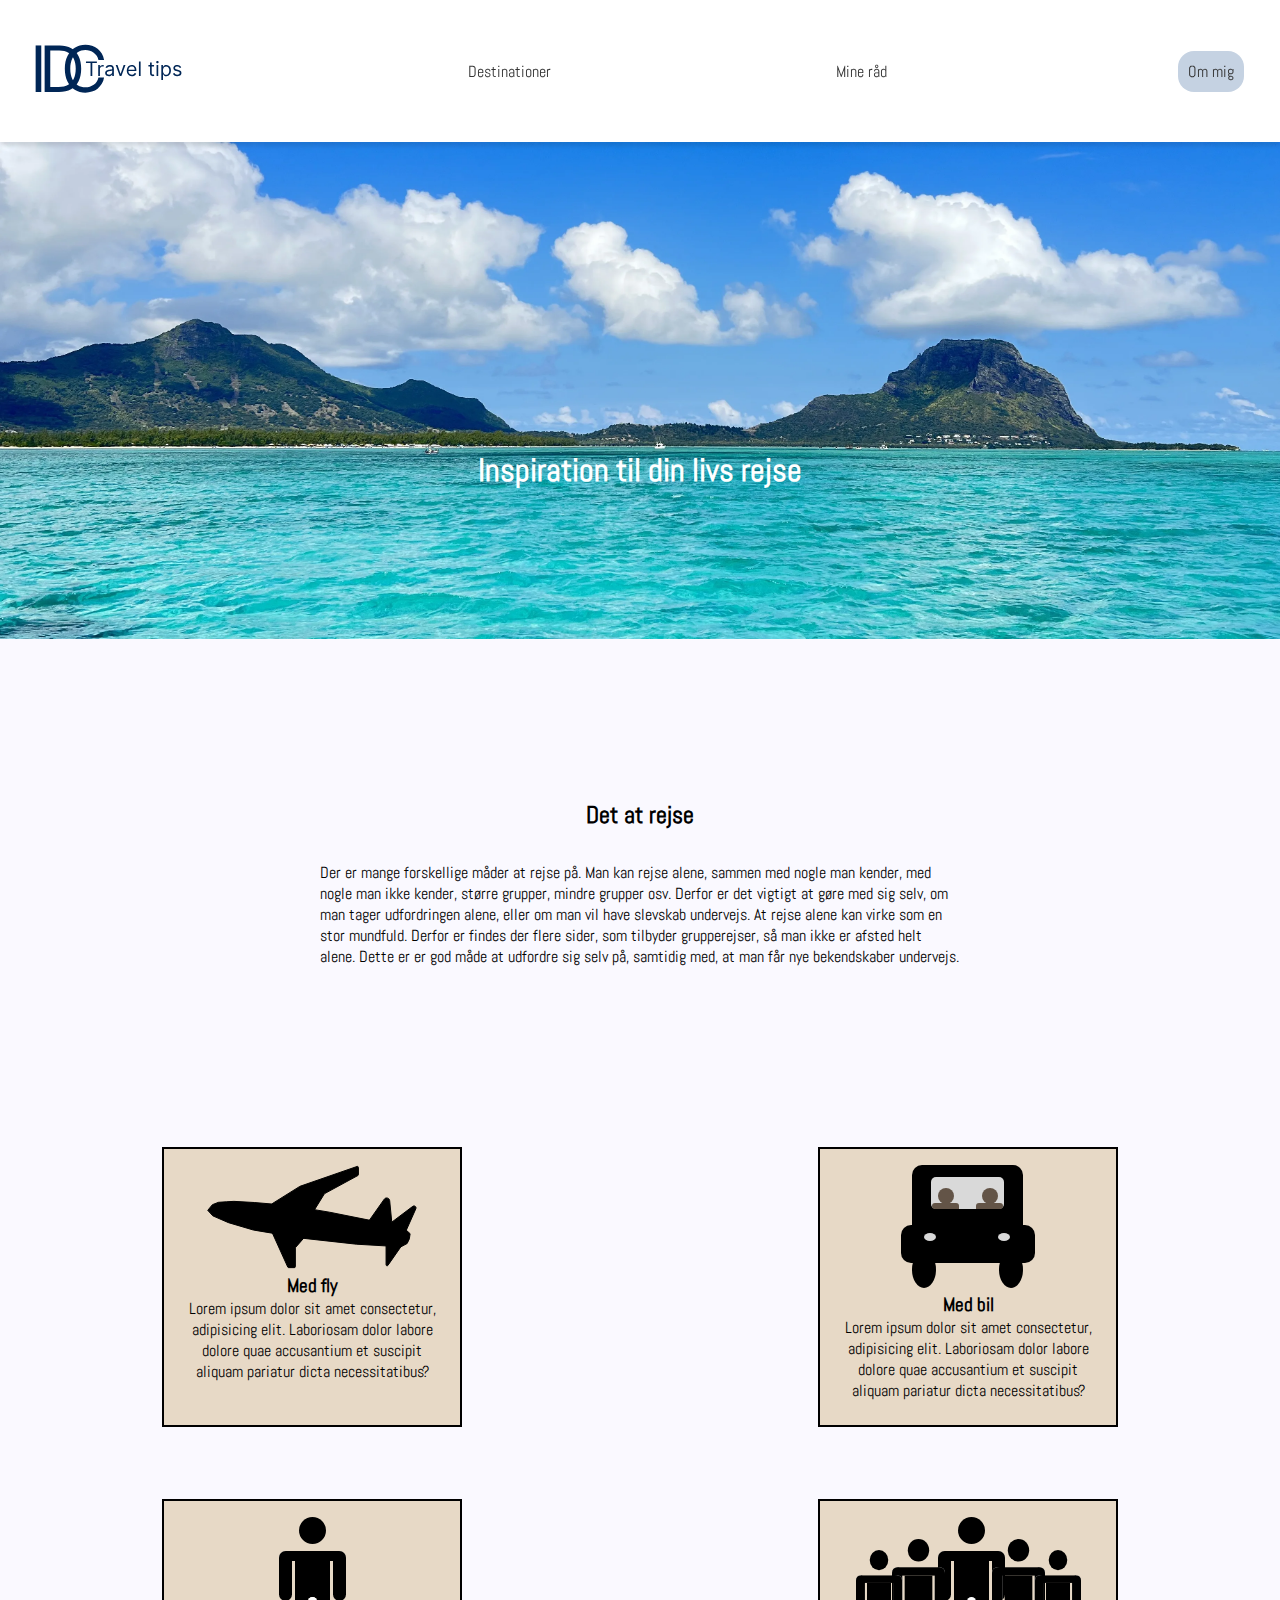
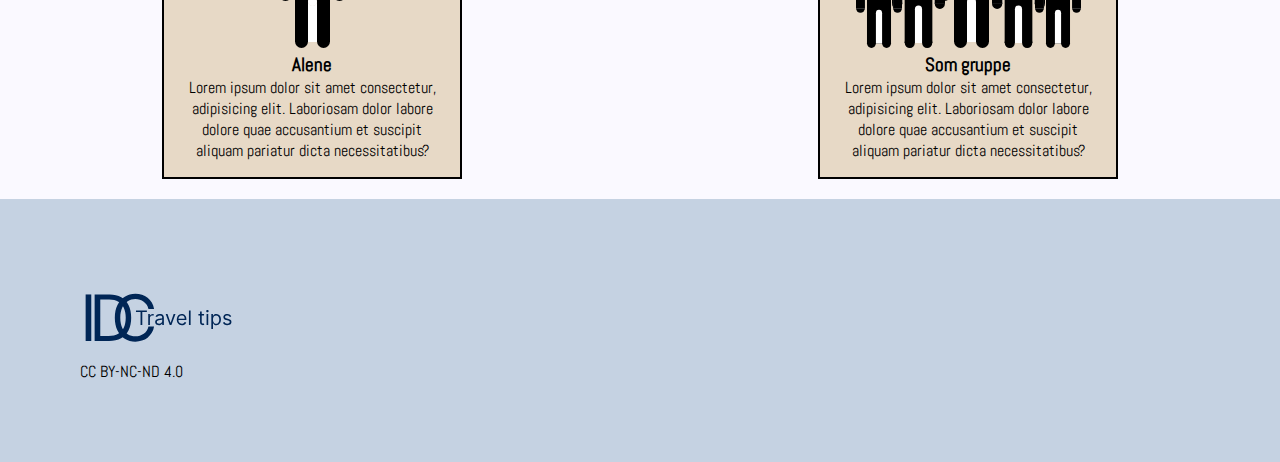
<file: index.html>
<!DOCTYPE html>
<html lang="da">
  <head>
    <meta charset="UTF-8" />
    <meta name="viewport" content="width=device-width, initial-scale=1.0" />
    <title>Inspiration til din livs rejse</title>
    <meta name="robots" content="noindex" />
    <link rel="stylesheet" href="css/generel.css" />
    <link rel="stylesheet" href="css/layout.css" />
    <link rel="stylesheet" href="css/style.css" />
    <link rel="preconnect" href="https://fonts.googleapis.com" />
    <link rel="preconnect" href="https://fonts.gstatic.com" crossorigin />
    <link
      href="https://fonts.googleapis.com/css2?family=Abel&display=swap"
      rel="stylesheet"
    />
    <link rel="icon" type="image/svg+xml" href="images/favicon.svg" />
  </head>
  <body>
    <header class="border">
      <!-- <div class="Logo">
        <a href="index.html">
          <img src="images/Logo.svg" alt="Logo hvor der står IDC Travel tips" />
        </a>
      </div> -->
      <nav>
        <ol class="grid-1-1-1-1 menu">
          <li>
            <a href="index.html">
              <img
                src="images/Logo.svg"
                alt="Logo hvor der står IDC Travel tips"
              />
            </a>
          </li>
          <li><a href="destinationer.html">Destinationer</a></li>
          <li><a href="råd.html">Mine råd</a></li>
          <li class="knap"><a href="om.html">Om mig</a></li>
        </ol>
        <button class="burger">
          <span class="line"></span>
          <span class="line"></span>
          <span class="line"></span>
        </button>
      </nav>
    </header>
    <main>
      <section>
        <div class="billede-container">
          <img src="images/mauritius.webp" alt="" />
          <h1 class="grid_1">Inspiration til din livs rejse</h1>
        </div>
      </section>
      <section>
        <div class="forsideh2">
          <h2 class="grid_1">Det at rejse</h2>
          <p class="text">
            Der er mange forskellige måder at rejse på. Man kan rejse alene,
            sammen med nogle man kender, med nogle man ikke kender, større
            grupper, mindre grupper osv. Derfor er det vigtigt at gøre med sig
            selv, om man tager udfordringen alene, eller om man vil have
            slevskab undervejs. At rejse alene kan virke som en stor mundfuld.
            Derfor er findes der flere sider, som tilbyder grupperejser, så man
            ikke er afsted helt alene. Dette er er god måde at udfordre sig selv
            på, samtidig med, at man får nye bekendskaber undervejs.
          </p>
        </div>
      </section>
      <section>
        <div class="grid_1-1">
          <div class="card">
            <img src="images/Fly.svg" alt="Fly illustartion" />
            <h3>Med fly</h3>
            <p>
              Lorem ipsum dolor sit amet consectetur, adipisicing elit.
              Laboriosam dolor labore dolore quae accusantium et suscipit
              aliquam pariatur dicta necessitatibus?
            </p>
          </div>
          <div class="card">
            <img src="images/Bil.svg" alt="Bil illustartion" />
            <h3>Med bil</h3>
            <p>
              Lorem ipsum dolor sit amet consectetur, adipisicing elit.
              Laboriosam dolor labore dolore quae accusantium et suscipit
              aliquam pariatur dicta necessitatibus?
            </p>
          </div>
          <div class="card">
            <img src="images/person2.svg" alt="Person illustartion" />
            <h3>Alene</h3>
            <p>
              Lorem ipsum dolor sit amet consectetur, adipisicing elit.
              Laboriosam dolor labore dolore quae accusantium et suscipit
              aliquam pariatur dicta necessitatibus?
            </p>
          </div>
          <div class="card">
            <img
              src="images/gruppe2.svg"
              alt="Gruppe af personer illustartion"
            />
            <h3>Som gruppe</h3>
            <p>
              Lorem ipsum dolor sit amet consectetur, adipisicing elit.
              Laboriosam dolor labore dolore quae accusantium et suscipit
              aliquam pariatur dicta necessitatibus?
            </p>
          </div>
        </div>
      </section>
    </main>
    <footer>
      <img src="images/Logo.svg" alt="" />
      <p>CC BY-NC-ND 4.0</p>
    </footer>
    <script src="js/menu.js"></script>
  </body>
</html>
</file>
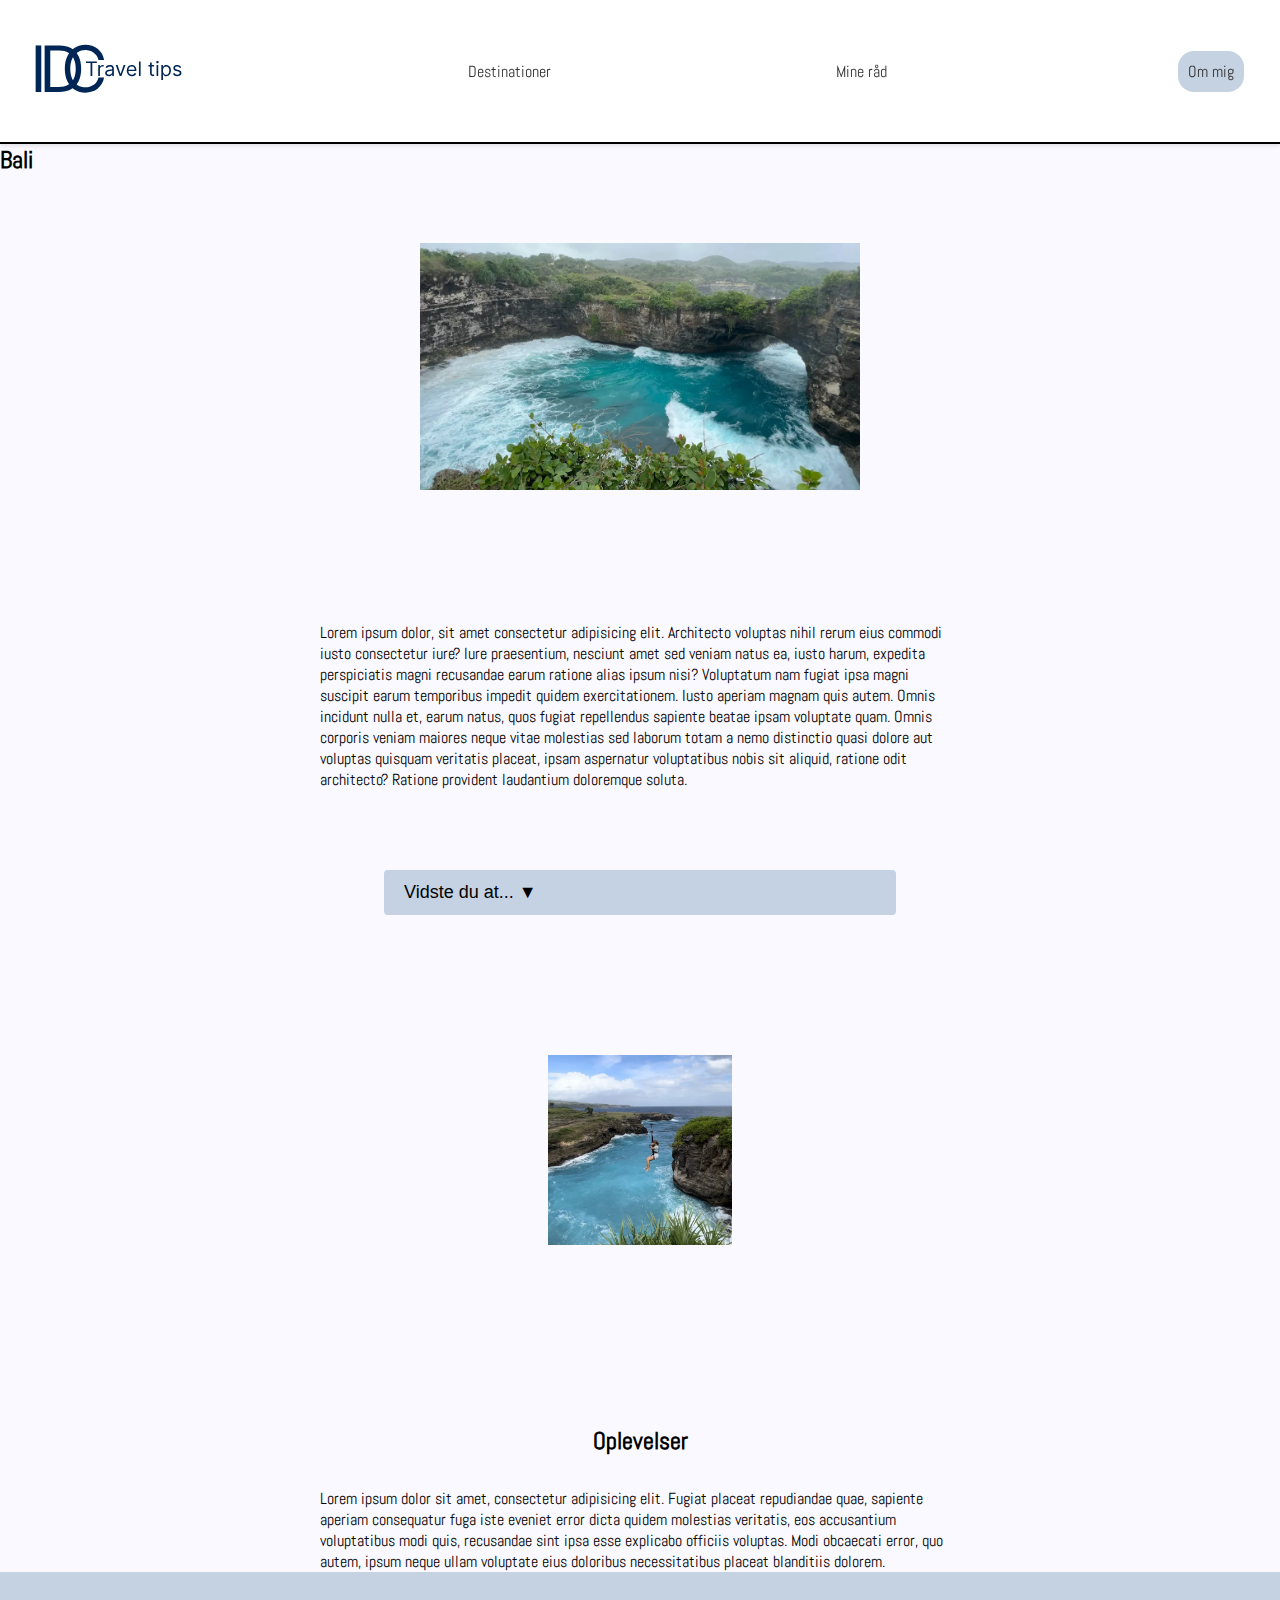
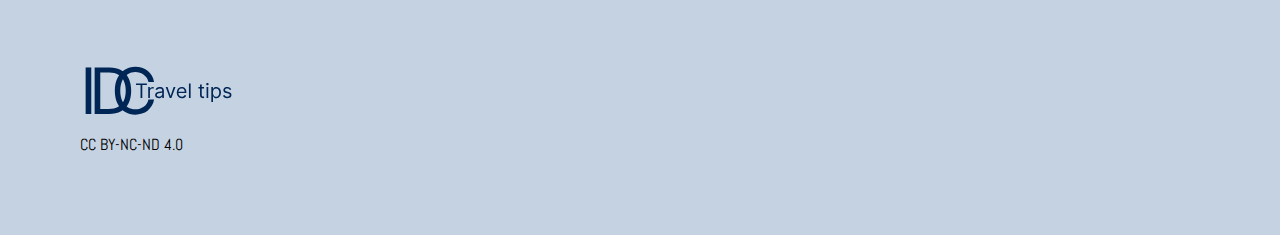
<file: bali.html>
<!DOCTYPE html>
<html lang="da">
  <head>
    <meta charset="UTF-8" />
    <meta name="viewport" content="width=device-width, initial-scale=1.0" />
    <title>Bali</title>
    <meta name="robots" content="noindex" />
    <link rel="stylesheet" href="css/generel.css" />
    <link rel="stylesheet" href="css/layout.css" />
    <link rel="stylesheet" href="css/style.css" />
    <link rel="preconnect" href="https://fonts.googleapis.com" />
    <link rel="preconnect" href="https://fonts.gstatic.com" crossorigin />
    <link
      href="https://fonts.googleapis.com/css2?family=Abel&display=swap"
      rel="stylesheet"
    />
    <link rel="icon" type="image/svg+xml" href="images/favicon.svg" />
  </head>
  <body>
    <div class="linje">
      <header class="border">
        <!-- <div class="Logo">
        <a href="index.html">
          <img src="images/Logo.svg" alt="Logo hvor der står IDC Travel tips" />
        </a>
      </div> -->
        <nav>
          <ol class="grid-1-1-1-1 menu">
            <li>
              <a href="index.html">
                <img
                  src="images/Logo.svg"
                  alt="Logo hvor der står IDC Travel tips"
                />
              </a>
            </li>
            <li><a href="destinationer.html">Destinationer</a></li>
            <li><a href="råd.html">Mine råd</a></li>
            <li class="knap"><a href="om.html">Om mig</a></li>
          </ol>
          <button class="burger">
            <span class="line"></span>
            <span class="line"></span>
            <span class="line"></span>
          </button>
        </nav>
      </header>
    </div>

    <main>
      <h2 class="grid_11">Bali</h2>
      <div class="billede">
        <img src="images/vandhul.webp" alt="Broken beach på Bali" />
      </div>

      <p class="text">
        Lorem ipsum dolor, sit amet consectetur adipisicing elit. Architecto
        voluptas nihil rerum eius commodi iusto consectetur iure? Iure
        praesentium, nesciunt amet sed veniam natus ea, iusto harum, expedita
        perspiciatis magni recusandae earum ratione alias ipsum nisi? Voluptatum
        nam fugiat ipsa magni suscipit earum temporibus impedit quidem
        exercitationem. Iusto aperiam magnam quis autem. Omnis incidunt nulla
        et, earum natus, quos fugiat repellendus sapiente beatae ipsam voluptate
        quam. Omnis corporis veniam maiores neque vitae molestias sed laborum
        totam a nemo distinctio quasi dolore aut voluptas quisquam veritatis
        placeat, ipsam aspernatur voluptatibus nobis sit aliquid, ratione odit
        architecto? Ratione provident laudantium doloremque soluta.
      </p>

      <div class="grid_1">
        <div class="dropdown">
          <input type="checkbox" id="toggle" />
          <label for="toggle" class="dropbtn">Vidste du at... ▼</label>
          <div class="dropdown-content">
            <p>- Lorem ipsum dolor sit amet.</p>
            <p>- Lorem, ipsum dolor.</p>
            <p>- Lorem ipsum dolor sit amet consectetur adipisicing.</p>
            <p>- Lorem ipsum dolor sit amet consectetur.</p>
            <p>- Lorem, ipsum.</p>
          </div>
        </div>
      </div>

      <div class="billede2">
        <img src="images/zipline.webp" alt="zipline over hav" />
      </div>
      <div class="grid_1">
        <h2>Oplevelser</h2>
      </div>
      <div class="text">
        <p>
          Lorem ipsum dolor sit amet, consectetur adipisicing elit. Fugiat
          placeat repudiandae quae, sapiente aperiam consequatur fuga iste
          eveniet error dicta quidem molestias veritatis, eos accusantium
          voluptatibus modi quis, recusandae sint ipsa esse explicabo officiis
          voluptas. Modi obcaecati error, quo autem, ipsum neque ullam voluptate
          eius doloribus necessitatibus placeat blanditiis dolorem.
        </p>
      </div>
    </main>
    <footer>
      <a href="index.html">
        <img src="images/Logo.svg" alt="" />
      </a>
      <p>CC BY-NC-ND 4.0</p>
    </footer>
    <script src="js/menu.js"></script>
  </body>
</html>
</file>
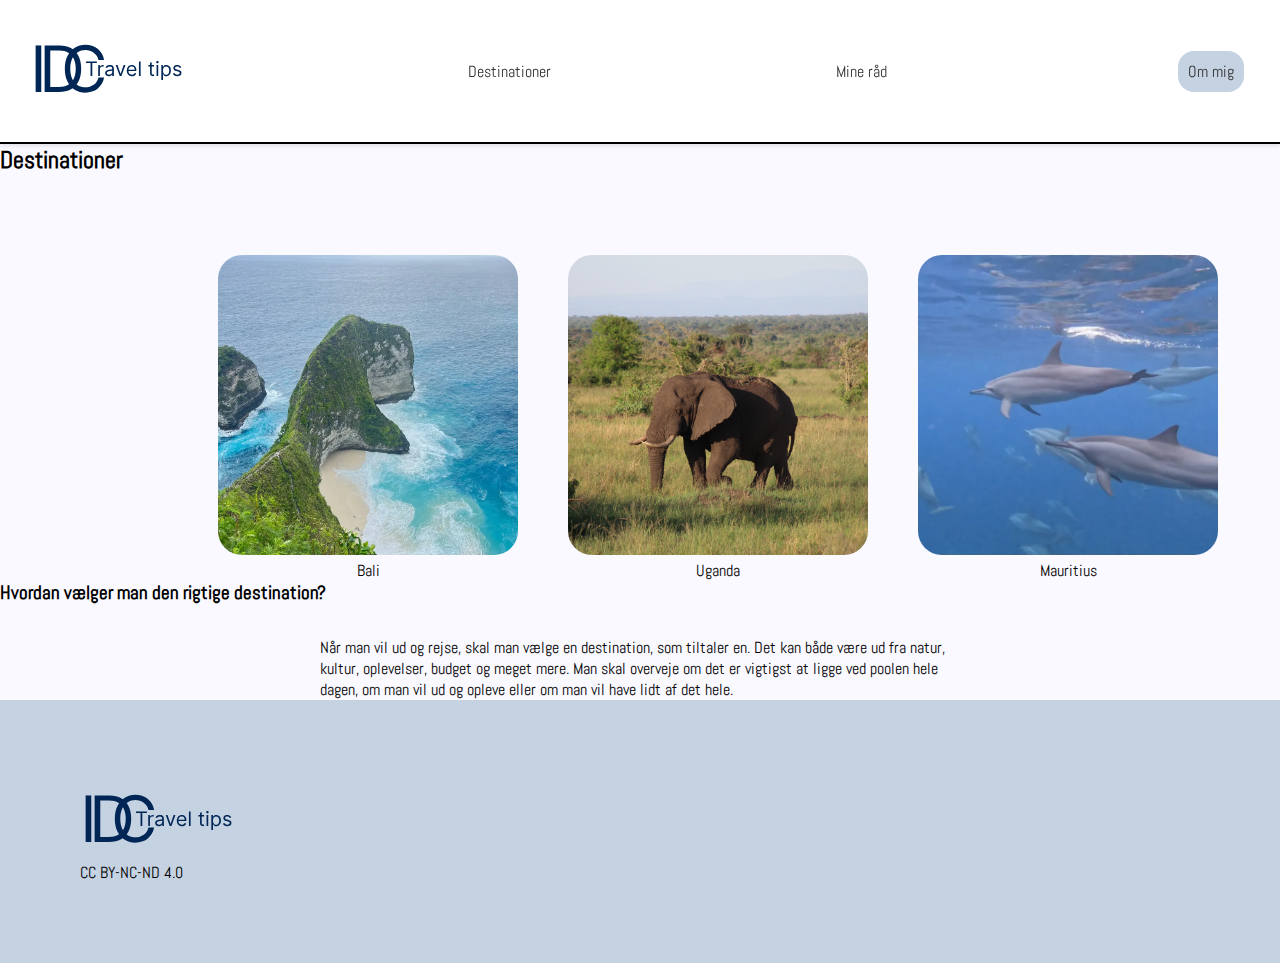
<file: destinationer.html>
<!DOCTYPE html>
<html lang="da">
  <head>
    <meta charset="UTF-8" />
    <meta name="viewport" content="width=device-width, initial-scale=1.0" />
    <title>Destinationer</title>
    <meta name="robots" content="noindex" />
    <link rel="stylesheet" href="css/generel.css" />
    <link rel="stylesheet" href="css/layout.css" />
    <link rel="stylesheet" href="css/style.css" />
    <link rel="preconnect" href="https://fonts.googleapis.com" />
    <link rel="preconnect" href="https://fonts.gstatic.com" crossorigin />
    <link
      href="https://fonts.googleapis.com/css2?family=Abel&display=swap"
      rel="stylesheet"
    />
    <link rel="icon" type="image/svg+xml" href="images/favicon.svg" />
  </head>
  <body>
    <div class="linje">
      <header class="border">
        <!-- <div class="Logo">
        <a href="index.html">
          <img src="images/Logo.svg" alt="Logo hvor der står IDC Travel tips" />
        </a>
      </div> -->
        <nav>
          <ol class="grid-1-1-1-1 menu">
            <li>
              <a href="index.html">
                <img
                  src="images/Logo.svg"
                  alt="Logo hvor der står IDC Travel tips"
                />
              </a>
            </li>
            <li><a href="destinationer.html">Destinationer</a></li>
            <li><a href="råd.html">Mine råd</a></li>
            <li class="knap"><a href="om.html">Om mig</a></li>
          </ol>
          <button class="burger">
            <span class="line"></span>
            <span class="line"></span>
            <span class="line"></span>
          </button>
        </nav>
      </header>
    </div>
    <main>
      <section>
        <h2 class="grid_1_1">Destinationer</h2>

        <div class="grid-1-1-1">
          <div>
            <a href="bali.html">
              <img src="images/trex.webp" alt="Kelingking beach på Bali" />
            </a>
            <p class="center">Bali</p>
          </div>
          <div>
            <a href="uganda.html">
              <img src="images/elefant.webp" alt="En elefant på savannen" />
            </a>
            <p class="center">Uganda</p>
          </div>
          <div>
            <a href="mauritius.html">
              <img
                src="images/delfiner.webp"
                alt="Gruppe delfiner der svømmer"
              />
            </a>
            <p class="center">Mauritius</p>
          </div>
        </div>

        <h3 class="grid_11">Hvordan vælger man den rigtige destination?</h3>
        <p class="text">
          Når man vil ud og rejse, skal man vælge en destination, som tiltaler
          en. Det kan både være ud fra natur, kultur, oplevelser, budget og
          meget mere. Man skal overveje om det er vigtigst at ligge ved poolen
          hele dagen, om man vil ud og opleve eller om man vil have lidt af det
          hele.
        </p>
      </section>
    </main>
    <footer>
      <a href="index.html">
        <img src="images/Logo.svg" alt="" />
      </a>
      <p>CC BY-NC-ND 4.0</p>
    </footer>
    <script src="js/menu.js"></script>
  </body>
</html>
</file>
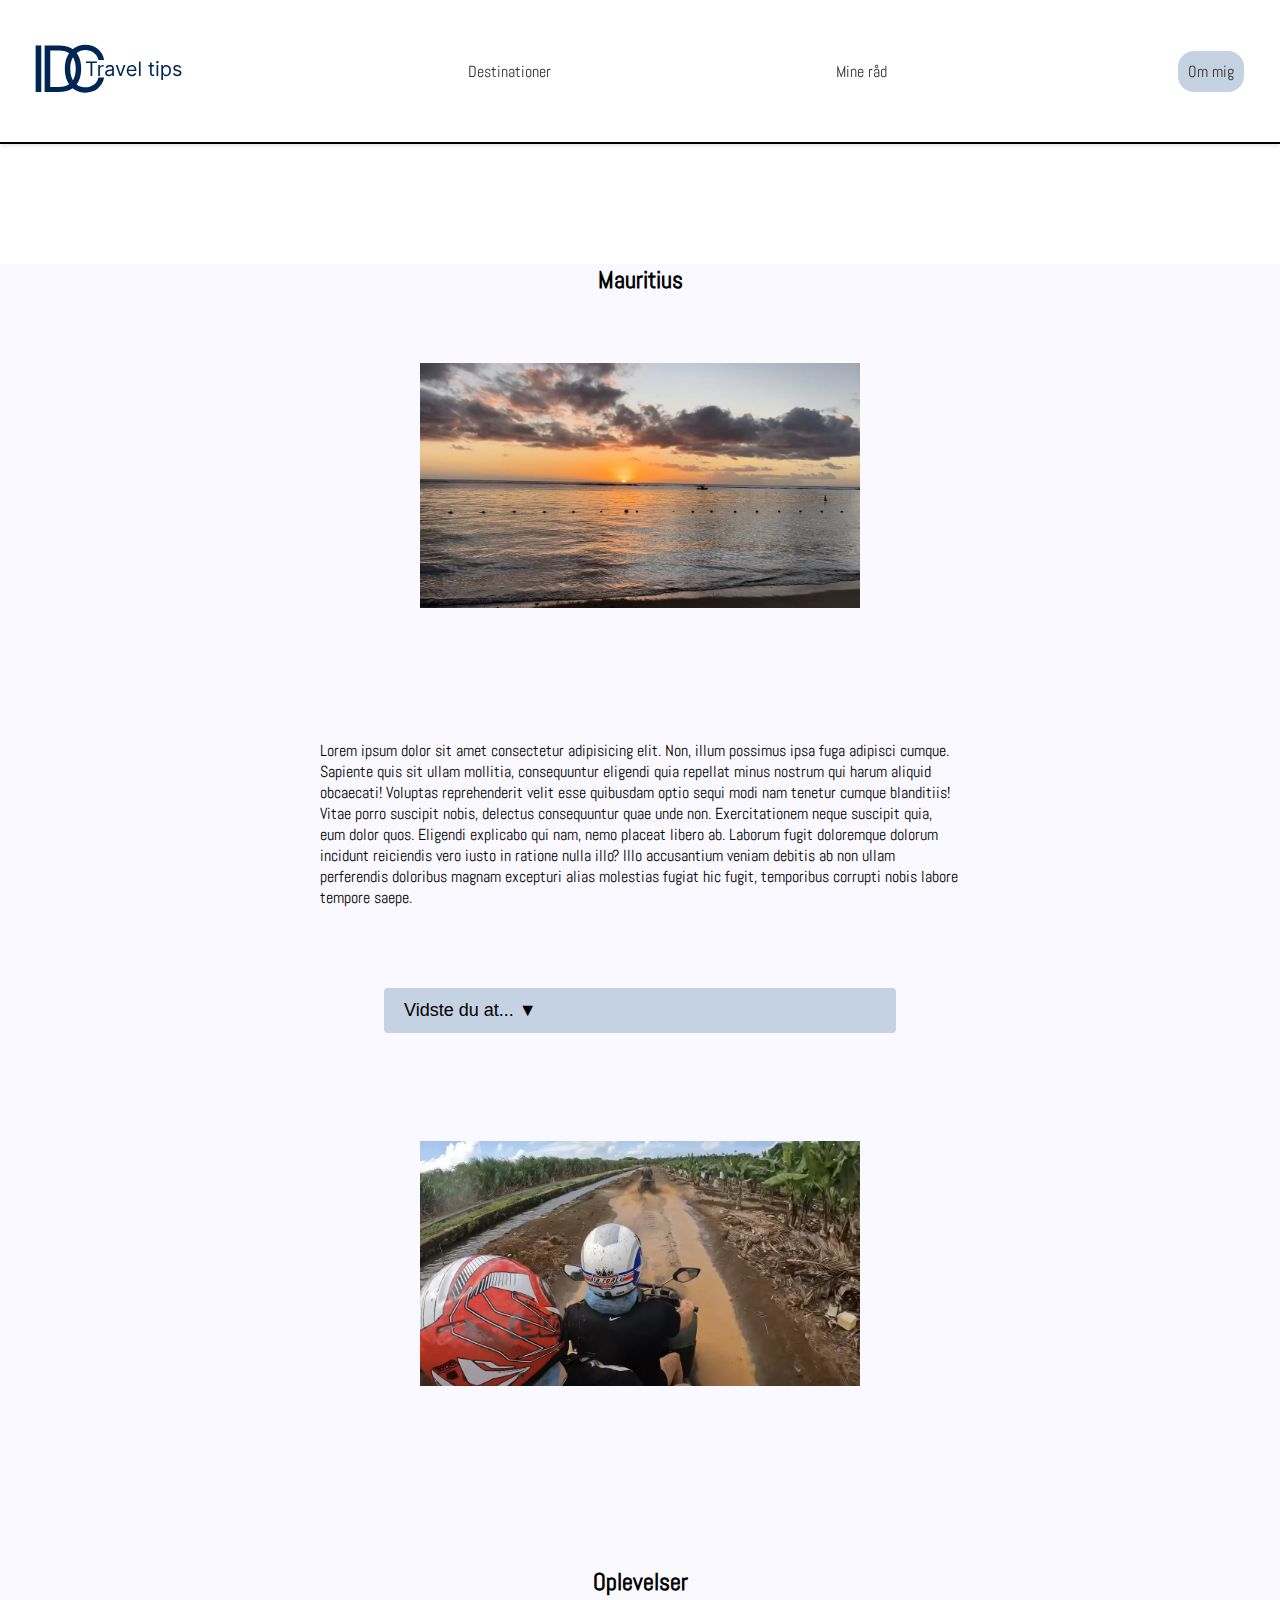
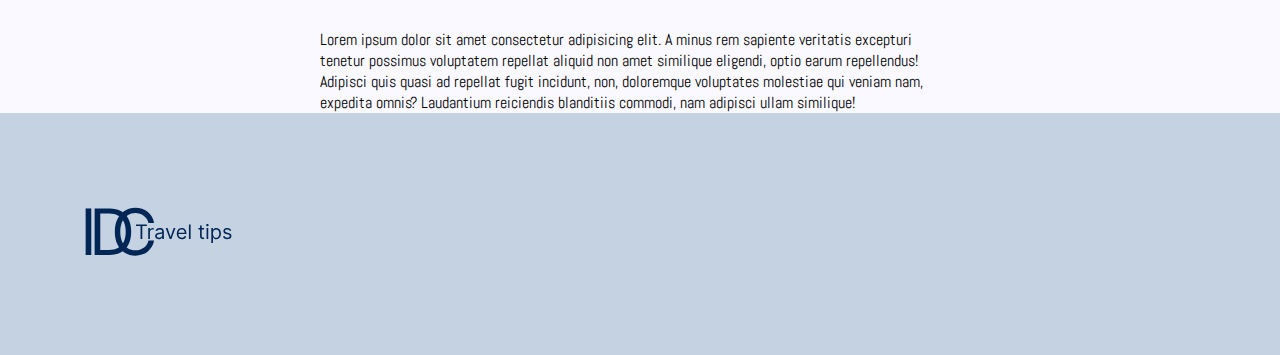
<file: mauritius.html>
<!DOCTYPE html>
<html lang="da">
  <head>
    <meta charset="UTF-8" />
    <meta name="viewport" content="width=device-width, initial-scale=1.0" />
    <title>Mauritius</title>
    <meta name="robots" content="noindex" />
    <link rel="stylesheet" href="css/generel.css" />
    <link rel="stylesheet" href="css/layout.css" />
    <link rel="stylesheet" href="css/style.css" />
    <link rel="preconnect" href="https://fonts.googleapis.com" />
    <link rel="preconnect" href="https://fonts.gstatic.com" crossorigin />
    <link
      href="https://fonts.googleapis.com/css2?family=Abel&display=swap"
      rel="stylesheet"
    />
     <link rel="icon" type="image/svg+xml" href="images/favicon.svg" />
  </head>
  <body>
    <div class="linje">
      <header class="border">
      <!-- <div class="Logo">
        <a href="index.html">
          <img src="images/Logo.svg" alt="Logo hvor der står IDC Travel tips" />
        </a>
      </div> -->
      <nav>
        <ol class="grid-1-1-1-1 menu">
          <li>
            <a href="index.html">
              <img
                src="images/Logo.svg"
                alt="Logo hvor der står IDC Travel tips"
              />
            </a>
          </li>
          <li><a href="destinationer.html">Destinationer</a></li>
          <li><a href="råd.html">Mine råd</a></li>
          <li class="knap"><a href="om.html">Om mig</a></li>
        </ol>
        <button class="burger">
          <span class="line"></span>
          <span class="line"></span>
          <span class="line"></span>
        </button>
      </nav>
    </header>
    </div>
    <main>
      <h2 class="grid_1">Mauritius</h2>
      <div class="billede">
        <img src="images/solnedgang.webp" alt="Solnedgang på stranden" />
      </div>
      <p class="text">
        Lorem ipsum dolor sit amet consectetur adipisicing elit. Non, illum
        possimus ipsa fuga adipisci cumque. Sapiente quis sit ullam mollitia,
        consequuntur eligendi quia repellat minus nostrum qui harum aliquid
        obcaecati! Voluptas reprehenderit velit esse quibusdam optio sequi modi
        nam tenetur cumque blanditiis! Vitae porro suscipit nobis, delectus
        consequuntur quae unde non. Exercitationem neque suscipit quia, eum
        dolor quos. Eligendi explicabo qui nam, nemo placeat libero ab. Laborum
        fugit doloremque dolorum incidunt reiciendis vero iusto in ratione nulla
        illo? Illo accusantium veniam debitis ab non ullam perferendis doloribus
        magnam excepturi alias molestias fugiat hic fugit, temporibus corrupti
        nobis labore tempore saepe.
      </p>

      <div class="grid_1">
        <div class="dropdown">
          <input type="checkbox" id="toggle" />
          <label for="toggle" class="dropbtn">Vidste du at... ▼</label>
          <div class="dropdown-content">
            <p>- Lorem ipsum dolor sit amet.</p>
            <p>- Lorem, ipsum dolor.</p>
            <p>- Lorem ipsum dolor sit amet consectetur adipisicing.</p>
            <p>- Lorem ipsum dolor sit amet consectetur.</p>
            <p>- Lorem, ipsum.</p>
          </div>
        </div>
      </div>
      <div class="billede">
        <img
          src="images/atv.webp"
          alt="2 personer på atv kører gennem mudret vandpyt"
        />
      </div>
      <div class="grid_1">
        <h2>Oplevelser</h2>
      </div>
      <p class="text">
        Lorem ipsum dolor sit amet consectetur adipisicing elit. A minus rem
        sapiente veritatis excepturi tenetur possimus voluptatem repellat
        aliquid non amet similique eligendi, optio earum repellendus! Adipisci
        quis quasi ad repellat fugit incidunt, non, doloremque voluptates
        molestiae qui veniam nam, expedita omnis? Laudantium reiciendis
        blanditiis commodi, nam adipisci ullam similique!
      </p>
    </main>
    <footer>
      <a href="index.html">
        <img src="images/Logo.svg" alt="" />
      </a>
    </footer>
    <script src="js/menu.js"></script>
  </body>
</html>
</file>
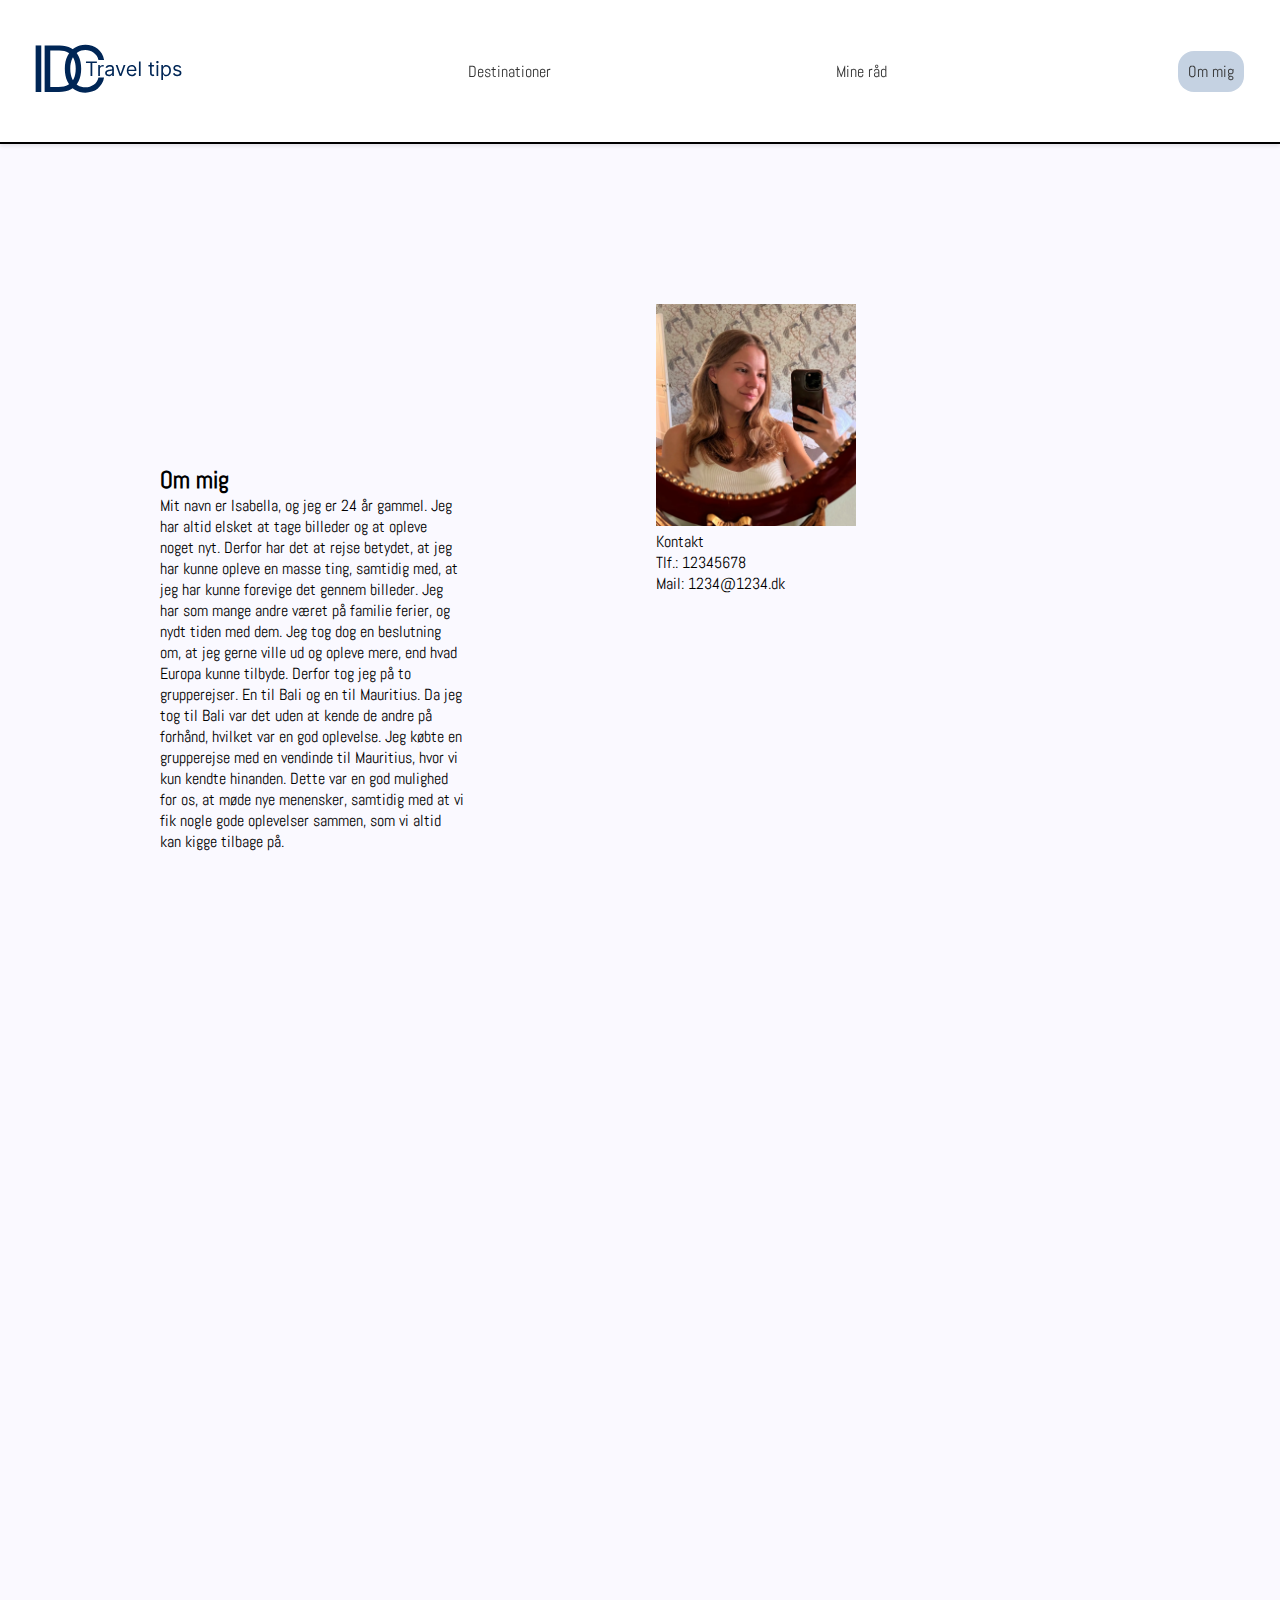
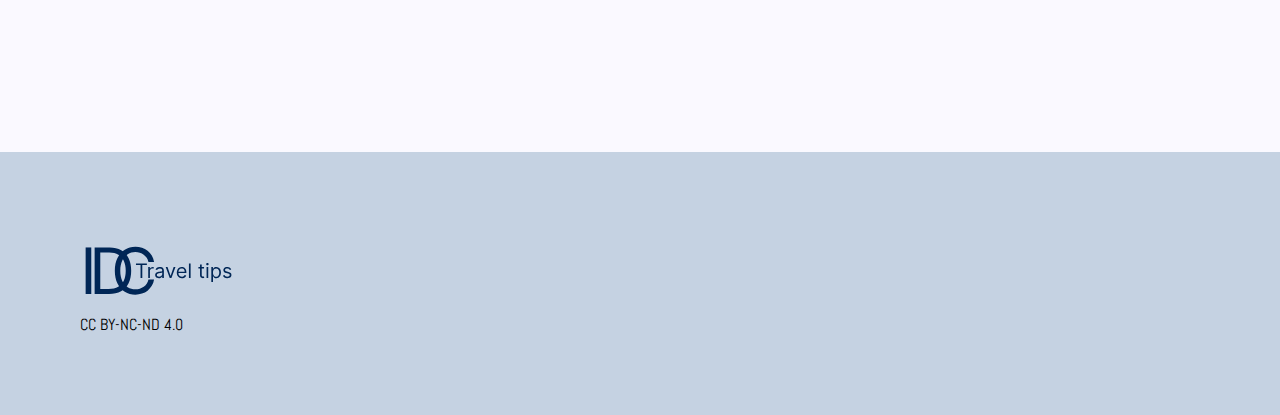
<file: om.html>
<!DOCTYPE html>
<html lang="da">
  <head>
    <meta charset="UTF-8" />
    <meta name="viewport" content="width=device-width, initial-scale=1.0" />
    <title>Om mig</title>
    <meta name="robots" content="noindex" />
    <link rel="stylesheet" href="css/generel.css" />
    <link rel="stylesheet" href="css/layout.css" />
    <link rel="stylesheet" href="css/style.css" />
    <link rel="preconnect" href="https://fonts.googleapis.com" />
    <link rel="preconnect" href="https://fonts.gstatic.com" crossorigin />
    <link
      href="https://fonts.googleapis.com/css2?family=Abel&display=swap"
      rel="stylesheet"
    />
    <link rel="icon" type="image/svg+xml" href="images/favicon.svg" />
  </head>
  <body>
    <div class="linje">
      <header class="border">
        <!-- <div class="Logo">
        <a href="index.html">
          <img src="images/Logo.svg" alt="Logo hvor der står IDC Travel tips" />
        </a>
      </div> -->
        <nav>
          <ol class="grid-1-1-1-1 menu">
            <li>
              <a href="index.html">
                <img
                  src="images/logo.svg"
                  alt="Logo hvor der står IDC Travel tips"
                />
              </a>
            </li>
            <li><a href="destinationer.html">Destinationer</a></li>
            <li><a href="råd.html">Mine råd</a></li>
            <li class="knap"><a href="om.html">Om mig</a></li>
          </ol>
          <button class="burger">
            <span class="line"></span>
            <span class="line"></span>
            <span class="line"></span>
          </button>
        </nav>
      </header>
    </div>
    <main>
      <div class="grid_1-1">
        <div class="max-width">
          <div class="tekst">
            <h2>Om mig</h2>
            <p>
              Mit navn er Isabella, og jeg er 24 år gammel. Jeg har altid elsket
              at tage billeder og at opleve noget nyt. Derfor har det at rejse
              betydet, at jeg har kunne opleve en masse ting, samtidig med, at
              jeg har kunne forevige det gennem billeder. Jeg har som mange
              andre været på familie ferier, og nydt tiden med dem. Jeg tog dog
              en beslutning om, at jeg gerne ville ud og opleve mere, end hvad
              Europa kunne tilbyde. Derfor tog jeg på to grupperejser. En til
              Bali og en til Mauritius. Da jeg tog til Bali var det uden at
              kende de andre på forhånd, hvilket var en god oplevelse. Jeg købte
              en grupperejse med en vendinde til Mauritius, hvor vi kun kendte
              hinanden. Dette var en god mulighed for os, at møde nye menensker,
              samtidig med at vi fik nogle gode oplevelser sammen, som vi altid
              kan kigge tilbage på.
            </p>
          </div>
        </div>
        <div class="liste">
          <div class="profilbillede">
            <img
              src="images/profilbillede.webp"
              alt="profilbillede af hjemmesidens skaber"
            />
          </div>
          <ol>
            <li>Kontakt</li>
            <li>Tlf.: 12345678</li>
            <li>Mail: 1234@1234.dk</li>
          </ol>
        </div>
      </div>
    </main>
    <footer>
      <a href="index.html">
        <img src="images/logo.svg" alt="" />
      </a>
      <p>CC BY-NC-ND 4.0</p>
    </footer>
    <script src="js/menu.js"></script>
  </body>
</html>
</file>
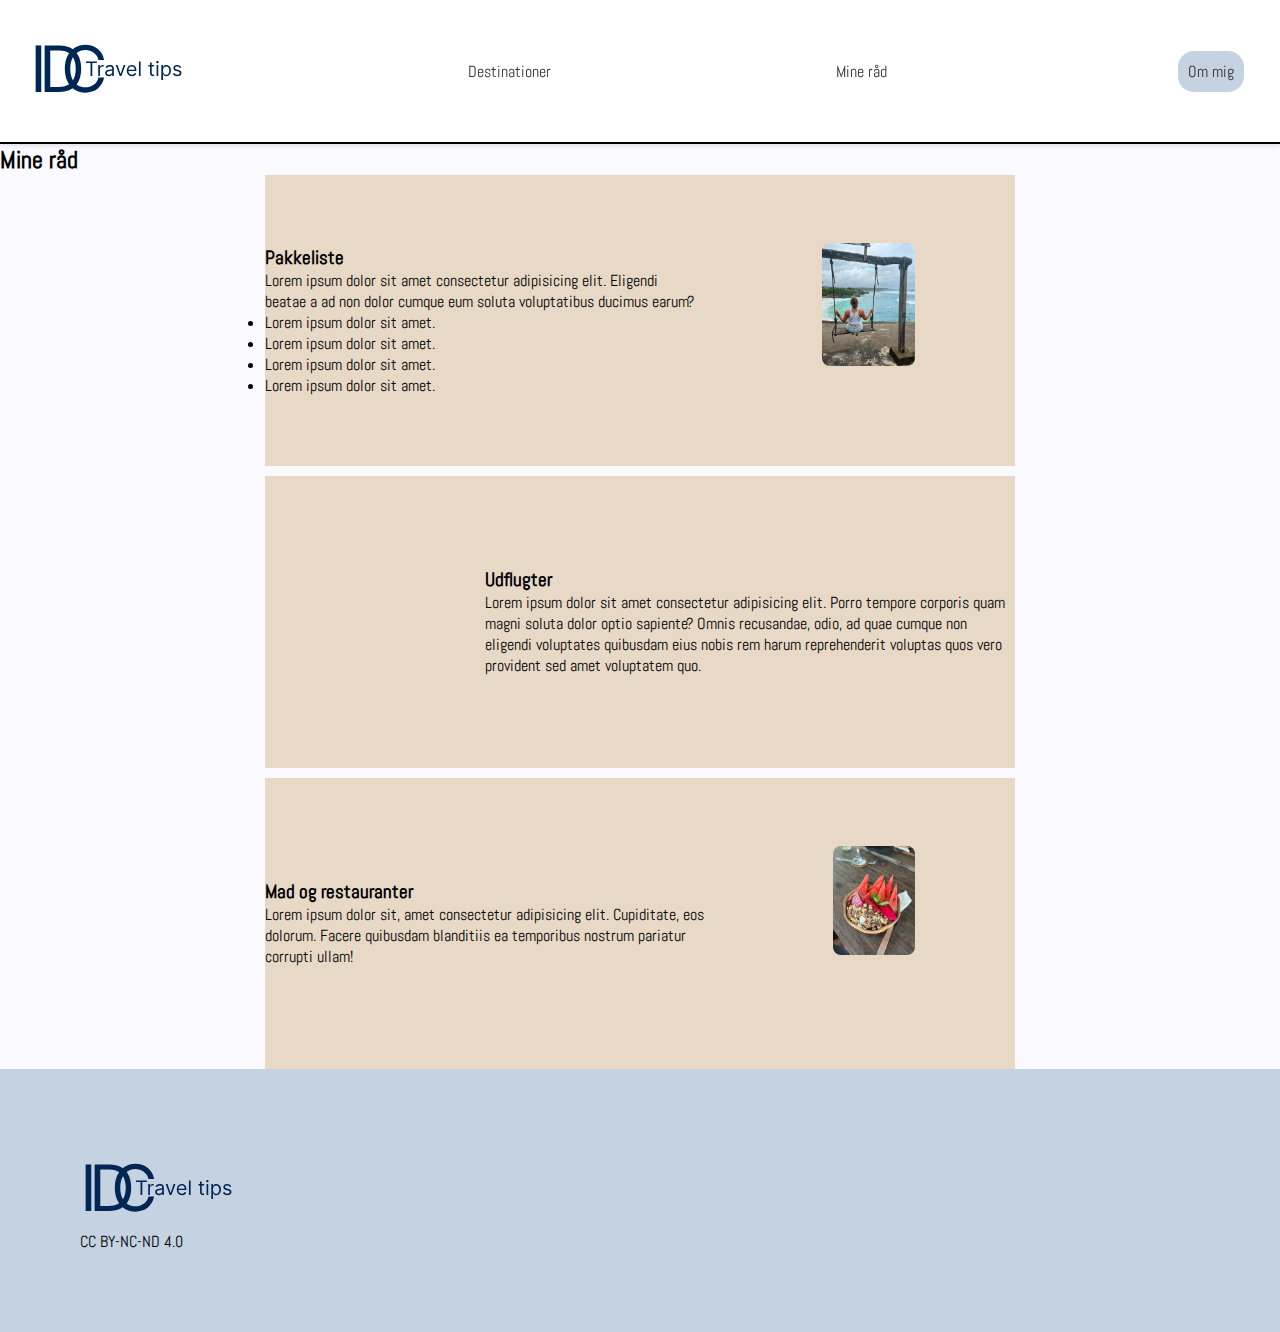
<file: råd.html>
<!DOCTYPE html>
<html lang="da">
  <head>
    <meta charset="UTF-8" />
    <meta name="viewport" content="width=device-width, initial-scale=1.0" />
    <title>Mine råd</title>
    <meta name="robots" content="noindex" />
    <link rel="stylesheet" href="css/generel.css" />
    <link rel="stylesheet" href="css/layout.css" />
    <link rel="stylesheet" href="css/style.css" />
    <link rel="preconnect" href="https://fonts.googleapis.com" />
    <link rel="preconnect" href="https://fonts.gstatic.com" crossorigin />
    <link
      href="https://fonts.googleapis.com/css2?family=Abel&display=swap"
      rel="stylesheet"
    />
    <link rel="icon" type="image/svg+xml" href="images/favicon.svg" />
  </head>
  <body>
    <div class="linje">
      <header class="border">
        <!-- <div class="Logo">
        <a href="index.html">
          <img src="images/Logo.svg" alt="Logo hvor der står IDC Travel tips" />
        </a>
      </div> -->
        <nav>
          <ol class="grid-1-1-1-1 menu">
            <li>
              <a href="index.html">
                <img
                  src="images/Logo.svg"
                  alt="Logo hvor der står IDC Travel tips"
                />
              </a>
            </li>
            <li><a href="destinationer.html">Destinationer</a></li>
            <li><a href="råd.html">Mine råd</a></li>
            <li class="knap"><a href="om.html">Om mig</a></li>
          </ol>
          <button class="burger">
            <span class="line"></span>
            <span class="line"></span>
            <span class="line"></span>
          </button>
        </nav>
      </header>
    </div>
    <main>
      <section>
        <h2 class="grid_11">Mine råd</h2>
        <div class="grid-1-12">
          <div class="top-row">
            <div class="overskrift">
              <h3>Pakkeliste</h3>
              <p>
                Lorem ipsum dolor sit amet consectetur adipisicing elit.
                Eligendi beatae a ad non dolor cumque eum soluta voluptatibus
                ducimus earum?
              </p>
              <ul>
                <li>Lorem ipsum dolor sit amet.</li>
                <li>Lorem ipsum dolor sit amet.</li>
                <li>Lorem ipsum dolor sit amet.</li>
                <li>Lorem ipsum dolor sit amet.</li>
              </ul>
            </div>
            <div class="billede">
              <img
                src="images/gynge.webp"
                alt="Kvinde sidder på gynger og kigger ud over havet"
              />
            </div>
          </div>
          <div class="top-row">
            <div class="order">
              <div class="billede">
                <img src="images/kajak.webp" alt="Kajak" />
              </div>
            </div>
            <div class="overskrift_2">
              <h3>Udflugter</h3>
              <p>
                Lorem ipsum dolor sit amet consectetur adipisicing elit. Porro
                tempore corporis quam magni soluta dolor optio sapiente? Omnis
                recusandae, odio, ad quae cumque non eligendi voluptates
                quibusdam eius nobis rem harum reprehenderit voluptas quos vero
                provident sed amet voluptatem quo.
              </p>
            </div>
          </div>
          <div class="top-row">
            <div class="overskrift">
              <h3>Mad og restauranter</h3>
              <p>
                Lorem ipsum dolor sit, amet consectetur adipisicing elit.
                Cupiditate, eos dolorum. Facere quibusdam blanditiis ea
                temporibus nostrum pariatur corrupti ullam!
              </p>
            </div>
            <div class="billede">
              <img src="images/acaibowl.webp" alt="Acaibowl" />
            </div>
          </div>
        </div>
      </section>
    </main>
    <footer>
      <a href="index.html">
        <img src="images/Logo.svg" alt="" />
      </a>
      <p>CC BY-NC-ND 4.0</p>
    </footer>
    <script src="js/menu.js"></script>
  </body>
</html>
</file>
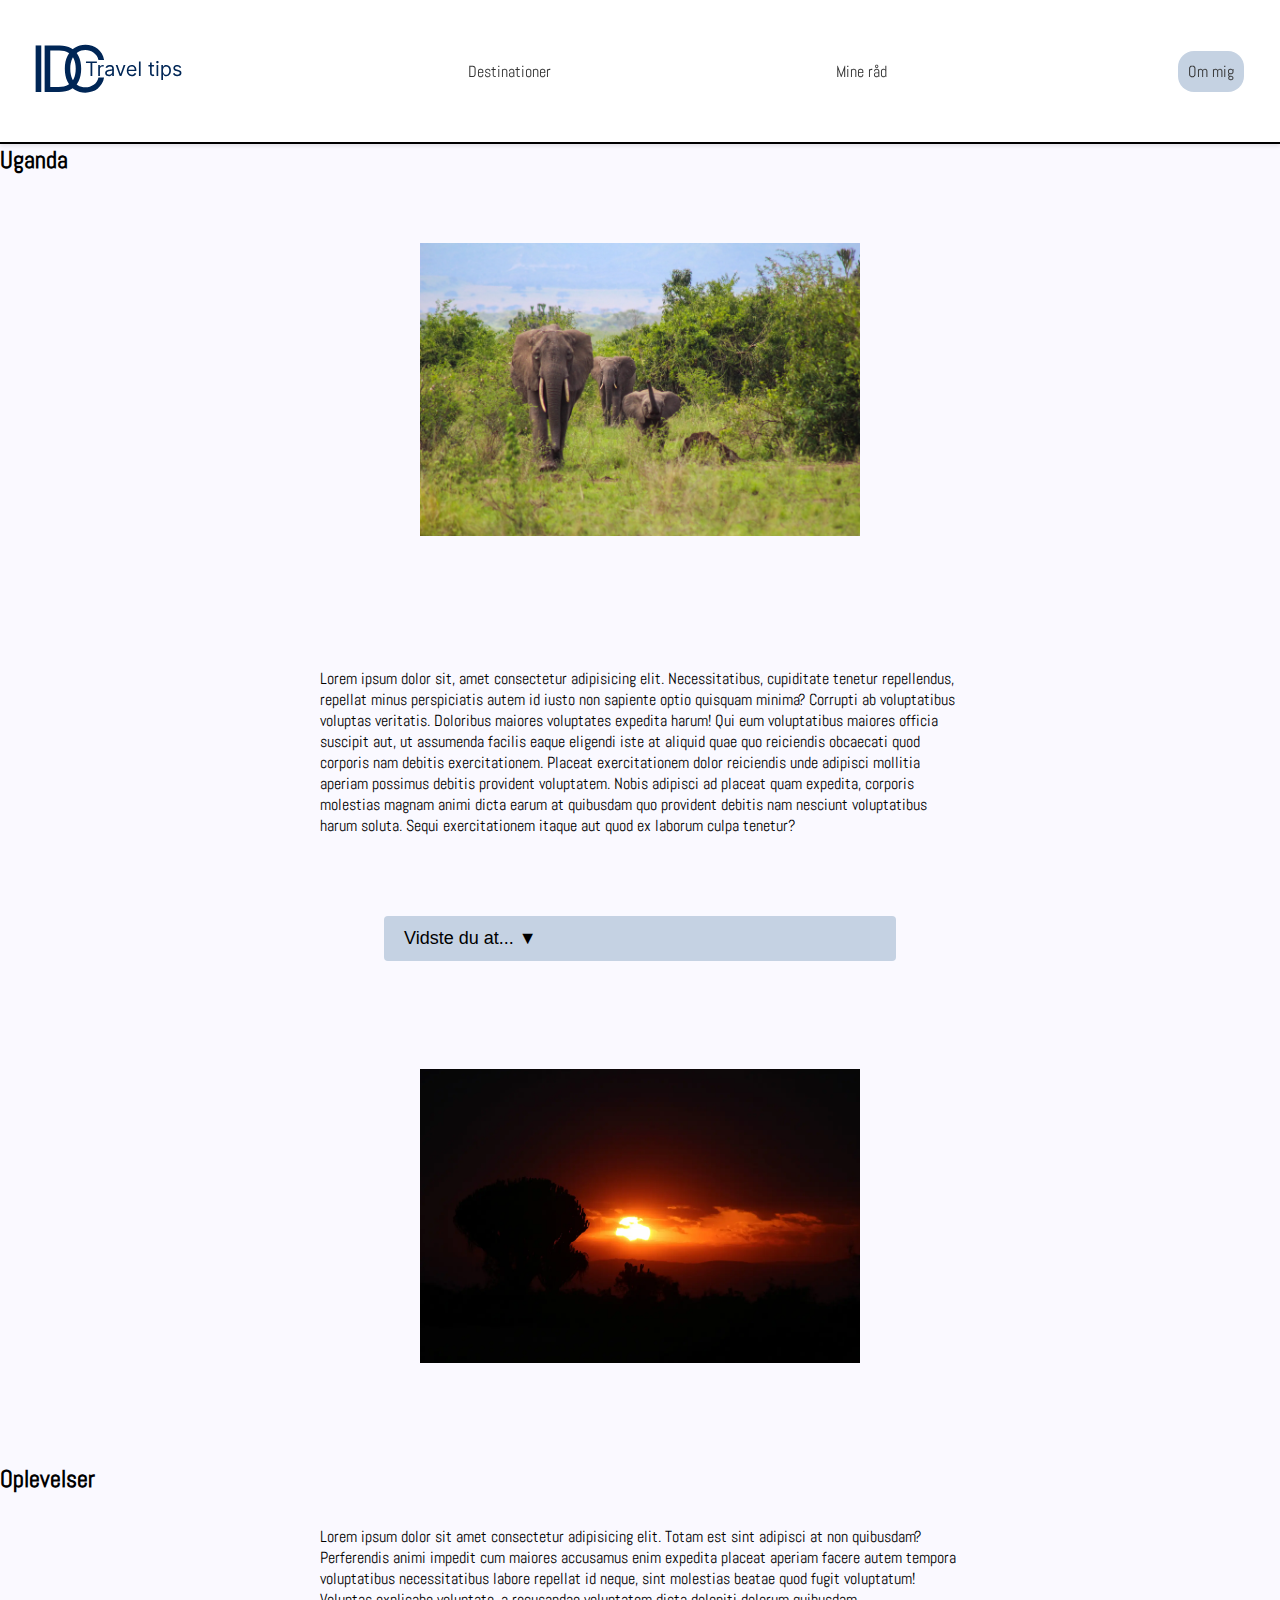
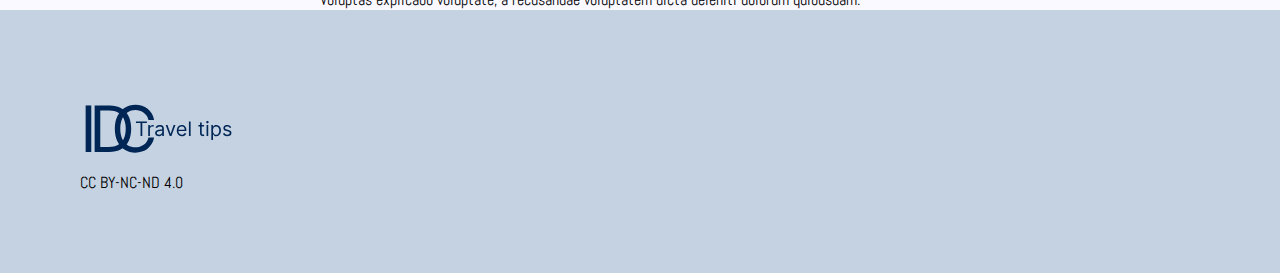
<file: uganda.html>
<!DOCTYPE html>
<html lang="da">
  <head>
    <meta charset="UTF-8" />
    <meta name="viewport" content="width=device-width, initial-scale=1.0" />
    <title>Uganda</title>
    <meta name="robots" content="noindex" />
    <link rel="stylesheet" href="css/generel.css" />
    <link rel="stylesheet" href="css/layout.css" />
    <link rel="stylesheet" href="css/style.css" />
    <link rel="preconnect" href="https://fonts.googleapis.com" />
    <link rel="preconnect" href="https://fonts.gstatic.com" crossorigin />
    <link
      href="https://fonts.googleapis.com/css2?family=Abel&display=swap"
      rel="stylesheet"
    />
    <link rel="icon" type="image/svg+xml" href="images/favicon.svg" />
  </head>
  <body>
    <div class="linje">
      <header class="border">
        <!-- <div class="Logo">
        <a href="index.html">
          <img src="images/Logo.svg" alt="Logo hvor der står IDC Travel tips" />
        </a>
      </div> -->
        <nav>
          <ol class="grid-1-1-1-1 menu">
            <li>
              <a href="index.html">
                <img
                  src="images/Logo.svg"
                  alt="Logo hvor der står IDC Travel tips"
                />
              </a>
            </li>
            <li><a href="destinationer.html">Destinationer</a></li>
            <li><a href="råd.html">Mine råd</a></li>
            <li class="knap"><a href="om.html">Om mig</a></li>
          </ol>
          <button class="burger">
            <span class="line"></span>
            <span class="line"></span>
            <span class="line"></span>
          </button>
        </nav>
      </header>
    </div>
    <main>
      <h2 class="grid_11">Uganda</h2>
      <div class="billede">
        <img
          src="images/elefantgruppe.webp"
          alt="gruppe af små og store elefanter på savannen"
        />
      </div>
      <p class="text">
        Lorem ipsum dolor sit, amet consectetur adipisicing elit.
        Necessitatibus, cupiditate tenetur repellendus, repellat minus
        perspiciatis autem id iusto non sapiente optio quisquam minima? Corrupti
        ab voluptatibus voluptas veritatis. Doloribus maiores voluptates
        expedita harum! Qui eum voluptatibus maiores officia suscipit aut, ut
        assumenda facilis eaque eligendi iste at aliquid quae quo reiciendis
        obcaecati quod corporis nam debitis exercitationem. Placeat
        exercitationem dolor reiciendis unde adipisci mollitia aperiam possimus
        debitis provident voluptatem. Nobis adipisci ad placeat quam expedita,
        corporis molestias magnam animi dicta earum at quibusdam quo provident
        debitis nam nesciunt voluptatibus harum soluta. Sequi exercitationem
        itaque aut quod ex laborum culpa tenetur?
      </p>

      <div class="grid_1">
        <div class="dropdown">
          <input type="checkbox" id="toggle" />
          <label for="toggle" class="dropbtn">Vidste du at... ▼</label>
          <div class="dropdown-content">
            <p>- Lorem ipsum dolor sit amet.</p>
            <p>- Lorem, ipsum dolor.</p>
            <p>- Lorem ipsum dolor sit amet consectetur adipisicing.</p>
            <p>- Lorem ipsum dolor sit amet consectetur.</p>
            <p>- Lorem, ipsum.</p>
          </div>
        </div>
      </div>
      <div class="billede">
        <img src="images/solopgang.webp" alt="Solopgang på savannen" />
      </div>
      <h2 class="grid_11">Oplevelser</h2>
      <p class="text">
        Lorem ipsum dolor sit amet consectetur adipisicing elit. Totam est sint
        adipisci at non quibusdam? Perferendis animi impedit cum maiores
        accusamus enim expedita placeat aperiam facere autem tempora
        voluptatibus necessitatibus labore repellat id neque, sint molestias
        beatae quod fugit voluptatum! Voluptas explicabo voluptate, a recusandae
        voluptatem dicta deleniti dolorum quibusdam.
      </p>
    </main>
    <footer>
      <a href="index.html">
        <img src="images/Logo.svg" alt="" />
      </a>
      <p>CC BY-NC-ND 4.0</p>
    </footer>
    <script src="js/menu.js"></script>
  </body>
</html>
</file>
<file: css/generel.css>
/* @media (max-width =768px) {
} */

body {
  font-family: "Abel", sans-serif;
  font-weight: 400;
  font-style: normal;
}
main{
  background-color: rgb(250, 249, 255);
}
h1 {
  color: white;
}

img {
  max-width: 100%;
}

nav {
  width: 100%;
}

.knap a {
  font-size: 1em;
  background-color: #c5d2e2;
  padding: 0.5em;
  border-radius: 1em;
  text-decoration: none;
  margin: 1em;
  color: #b8b8e6;
}

footer {
  background-color: #c5d2e2;
  padding: 5em;
  
}

header {
  padding: 1em;
}

.border {
  /* display: flex;
  justify-content: space-between;
  align-items: center;
  padding-right: 50px; */
  position: sticky;
  top: 0;
  background-color: white;
  /* z-index: 1000; */
  box-shadow: 0 4px 4px rgba(0, 0, 0, 0.1);
}

.logo {
  display: flex;
  align-items: center;
  gap: 40px;
  padding: 50px;
  width: 150px;
  height: auto;
}
nav :visited {
  color: inherit; /* Undgår farveskift efter klik */
}

.linje {
  border-bottom: 2px solid;
  position: sticky;
  top: 0;
  background-color: white;
  z-index: 1000;
}
</file>
<file: css/layout.css>
.grid-1-1 img {
  order: -1;
}
.grid-1-1 div {
  order: -1;
}

.grid-1-1 {
  display: grid;
  grid-template-columns: 1fr 1fr;
  grid-template-rows: 1fr 1fr;
}
.liste ol {
  list-style-type: none;
}
.grid-1-12 {
  display: grid;
  grid-template-columns: 1fr 1fr;
  grid-template-rows: 1fr 1fr 1fr;
  gap: 10px;
  max-width: 750px;
  margin: auto;
}

.order {
  order: -1;
}

.grid-1-12 img {
  width: 100%;
  max-width: 300px;
  height: auto;
  border-radius: 8px;
}

.top-row {
  grid-column: 1 / -1;
  display: flex;
  gap: 20px;
  align-items: center;
}

section .top-row {
  background-color: #e7d9c6;
}

.grid_1 {
  /* display: grid;
  grid-template-columns: 1fr;
  place-items: center;
  margin-top: 50px;
  margin-bottom: 100px;
  padding-top: 2.5em; */
  grid-row: 1;
  grid-column: 1;
  text-align: center;
}

.forsideh2 {
  margin-top: 10em;
}

.forsideh2 p {
  margin-top: 2em;
}

.grid_1 {
  margin-top: 5em;
}
.grid_1 .billede-container {
  grid-area: 1 / 1;
  place-self: center;
}
.billede-container img {
  grid-row: 1;
  grid-column: 1;
}

.billede-container {
  display: grid;
  align-items: center;
}

.grid-1-1-1 {
  display: flex;
  grid-template-columns: 1fr 1fr 1fr;
  gap: 50px;
  margin-left: 218px;
  margin-top: 5em;
  
}
.grid-1-1-1 img {
  flex: 1;
  height: 300px;
  width: 100%;
  aspect-ratio: 1 / 1;
  object-fit: cover;
  border-radius: 8%;
  object-fit: cover;
}

.grid_1-1 {
  display: grid;
  grid-template-columns: 1fr 1fr;
  grid-template-rows: 1fr 1fr;
  gap: 2em;
  padding-top: 10em;
}

.card {
  background-color: #e7d9c6;
  border: 2px solid;
  padding: 16px; /* Luft indeni boksen */
  max-width: 300px;
  margin: 20px auto; /* Centrerer den på siden */
  text-align: center;
}

.grid-1-1-1-1 {
  display: flex;
  list-style-type: none;
  justify-content: space-between;
  width: 100%;
  align-items: center;
}

.text {
  display: grid;
  grid-template-columns: 1fr;
  place-items: center;
  width: 50%;
  margin: auto;
  /* margin-top: -70px; */
  margin-top: 2em;
}

.center {
  text-align: center;
}

.billede {
  display: flex;
  justify-content: center;
  align-items: center;
  padding: 100px;
  margin: auto;
  width: 50%;
  margin-top: -2em;
}

.billede2 {
  display: flex;
  justify-content: center;
  align-items: center;
  padding: 100px;
  margin: auto;
  width: 30%;
}

.profilbillede {
  width: 200px;
  aspect-ratio: 1 / 1;
  object-fit: cover;
  border-radius: 15%;
}

.dropdown {
  width: 40%;
  margin: 40px auto;
  font-family: Arial, sans-serif;
  box-sizing: border-box;
}

/* Skjul checkbox */
.dropdown input[type="checkbox"] {
  display: none;
}

.dropbtn {
  background-color: #c5d2e3;
  color: rgb(0, 0, 0);
  padding: 12px 20px;
  font-size: 18px;
  border-radius: 4px;
  cursor: pointer;
  display: block;
  box-sizing: border-box;
  width: 100%;
  text-align: left;
}

/* Dropdown-indhold (fakta-tekst) skjult som standard */
.dropdown-content {
  max-height: 0;
  overflow: hidden;
  background-color: #f9f9f9;
  border-radius: 0 0 4px 4px;
  box-shadow: 0 4px 8px rgba(0, 0, 0, 0.1);
  padding: 0 20px;
  box-sizing: border-box;
  transition: max-height 0.3s ease, padding 0.3s ease;
}

/* Fakta-tekst */
.dropdown-content p {
  margin: 12px 0;
  color: #000000;
  font-size: 16px;
}

/* Vis dropdown når checkbox er aktiveret */
.dropdown input[type="checkbox"]:checked + label + .dropdown-content {
  max-height: 500px; /* Nok plads til at vise tekst */
  padding: 15px 20px;
}

/* nav ol {
  display: flex;
} */

.max-width {
  padding: 10em;
  align-items: center;
}
.tekst {
  text-align: left;
}

/* @media (width >=550px) {
}
@media (width >=1100px) {
  h1 {
    font-size: 38px;
  }
}
@media (width: 1500px) {
  h1 {
    font-size: 38px;
  }
} */

@media (width < 800px) {
  .grid_1-1 {
    gap: 15px;
    display: block;
  }

  .grid-1-1-1 {
    display: block;
    align-content: center;
    width: 300px;
  }
}
@media (width < 1311) {
  h1 {
    font-size: 30;
  }
}
</file>
<file: css/style.css>
* {
  margin: 0;
  padding: 0;
  box-sizing: border-box;
}

header {
  position: sticky;
  top: 0;
  display: flex;
  justify-content: space-between;
  align-items: center;
  padding: 20px;
  background-color: #ffffff;
  box-shadow: 0 10px 10px rgba(0, 0, 0, 0.1);
}

.logo img {
  width: 50px;
  height: 50px;
}

nav {
  display: flex;
  align-items: center;
}

.menu {
  display: flex;
  list-style: none;
  margin: 0;
  padding: 0;
}

.menu li {
  margin-right: 20px;
}

.menu li:last-child {
  margin-right: 0;
}

.menu a {
  display: block;
  padding: 10px;
  color: #333333;
  text-decoration: none;
  transition: color 0.3s;
  text-align: end;
}

.menu a:hover {
  color: #ff0000;
}

.burger {
  width: 30px;
  height: 20px;
  cursor: pointer;
}

.burger .line {
  display: block;
  width: 100%;
  height: 2px;
  background-color: #333333;
  margin-bottom: 5px;
  transition: 0.2s linear;
}
.burger {
  display: none;
}
@media screen and (width < 800px) {
  .menu {
    display: none;
  }
  .burger {
    display: block;
    background-color: transparent;
    border: 0;
  }
  .burger.active .line:nth-child(1) {
    transform: rotate(45deg) translate(5px, 5px);
    transition: 0.2s linear;
  }

  .burger.active .line:nth-child(2) {
    opacity: 0;
    transition: 0.15s linear;
  }

  .burger.active .line:nth-child(3) {
    transform: rotate(-45deg) translate(5px, -5px);
    transition: 0.2s linear;
  }

  nav.active .menu {
    display: block;
    background-color: #ffffff;
    position: absolute;
    top: 94px;
    left: 0;
    width: 100%;
    box-shadow: 0 10px 10px rgba(0, 0, 0, 0.1);
    z-index: 1;
  }

  nav.active .menu li {
    margin: 10px 20px;
  }

  nav.active .menu a {
    font-size: 24px;
  }
}
</file>
